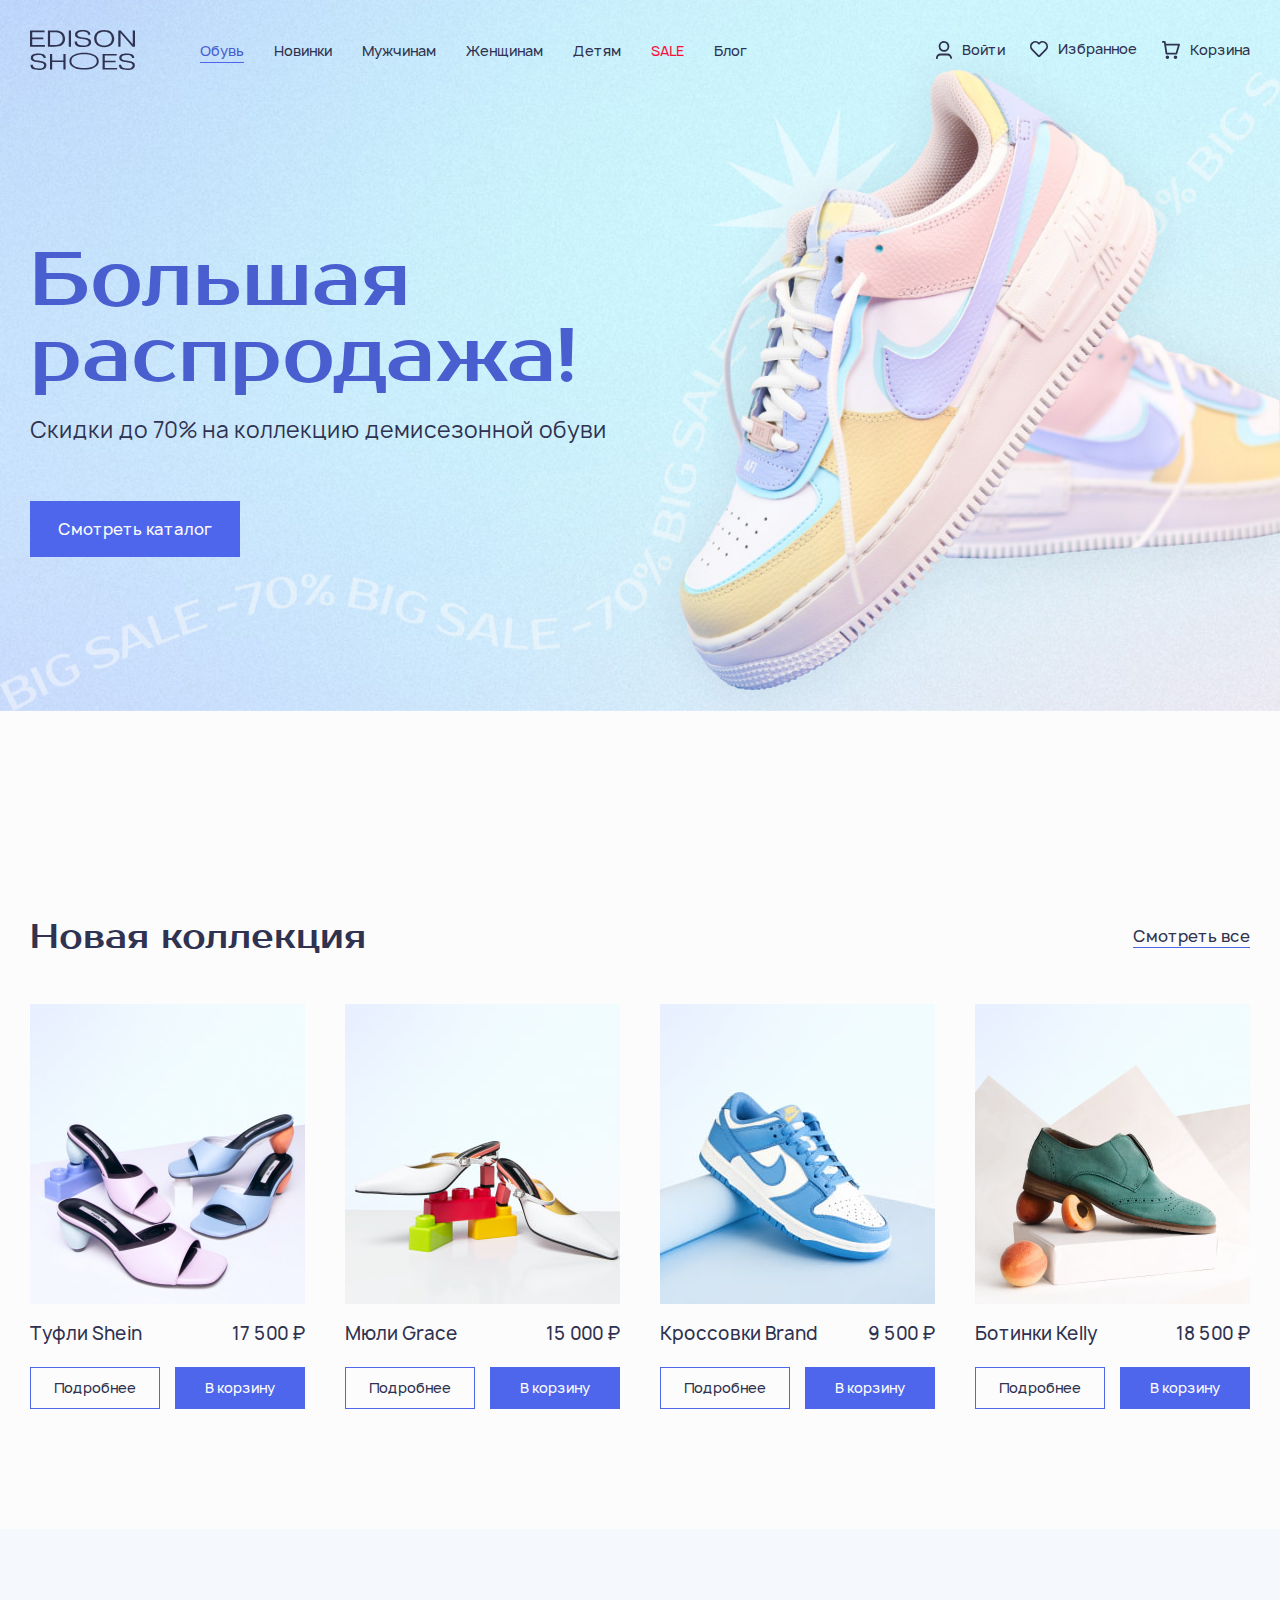
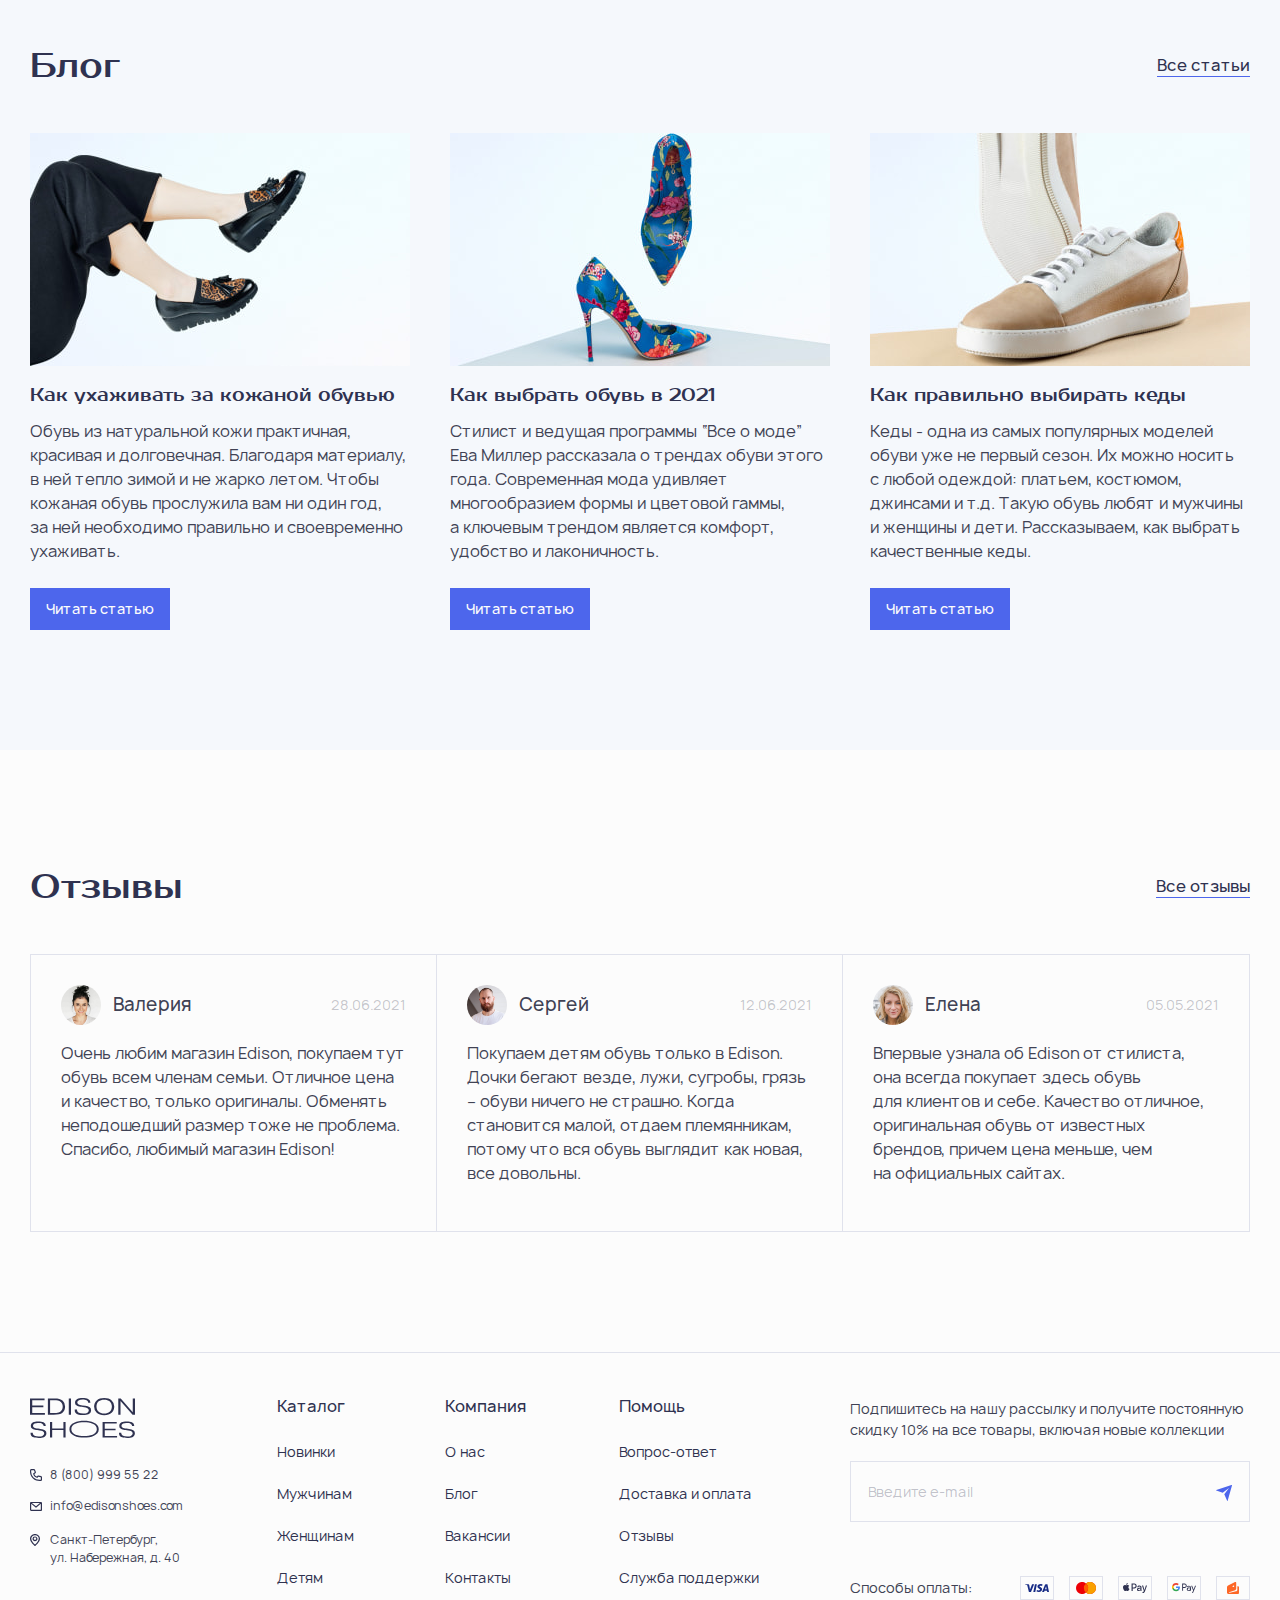
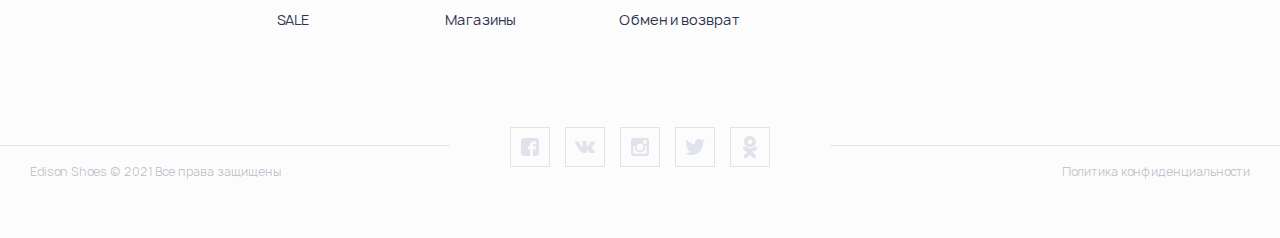
<file: index.html>
<!DOCTYPE html>
<html lang="ru">
  <head>
    <meta charset="utf-8">
    <meta name="viewport" content="width=device-width, initial-scale=1.0">
    <meta name="description" content="Edison Shoes - магазин обуви">
    <meta name="keywords" content="Edison Shoes, обувь, магазин обуви, туфли, мюли, кроссовки, ботинки.">
    <link href="css/styles.css" rel="stylesheet">
    <title>Edison Shoes - магазин обуви, главная страница страница сайта</title>
  </head>
  <body class="page">
    <header class="page__header page-header container">
      <h1 class="visually-hidden">Edison Shoes - сайт магазина обуви</h1>
      <nav class="page-header__nav main-nav">
        <a class="main-nav__logo logo" href="blog.html">
          <img class="logo__img" src="images/logotype-main.svg" width="105" height="40" alt="Логотип магазина обуви Edison Shoes.">
        </a>
        <ul class="main-nav__site-nav site-nav">
          <li class="site-nav__item">
            <a class="site-nav__link site-nav__link--current" href="#">Обувь</a>
          </li>
          <li class="site-nav__item">
            <a class="site-nav__link" href="#">Новинки</a>
          </li>
          <li class="site-nav__item">
            <a class="site-nav__link" href="#">Мужчинам</a>
          </li>
          <li class="site-nav__item">
            <a class="site-nav__link" href="#">Женщинам</a>
          </li>
          <li class="site-nav__item">
            <a class="site-nav__link" href="#">Детям</a>
          </li>
          <li class="site-nav__item">
            <a class="site-nav__link site-nav__link--accent" href="#">SALE</a>
          </li>
          <li class="site-nav__item">
            <a class="site-nav__link" href="blog.html">Блог</a>
          </li>
        </ul>
        <ul class="main-nav__user-nav user-nav">
          <li class="user-nav__item">
            <a class="user-nav__link user-nav-link user-nav-link--enter" href="#">
              <svg class="user-nav-link__img" width="16" height="18" viewBox="0 0 16 18" fill="none" xmlns="http://www.w3.org/2000/svg" role="img" aria-label="Иконка пользователя.">
                <path d="M8 1.8a3.58 3.58 0 0 0-3.56 3.6C4.44 7.39 6.04 9 8 9a3.58 3.58 0 0 0 3.56-3.6c0-1.99-1.6-3.6-3.56-3.6ZM2.67 5.4C2.67 2.42 5.05 0 8 0a5.37 5.37 0 0 1 5.33 5.4c0 2.98-2.38 5.4-5.33 5.4a5.37 5.37 0 0 1-5.33-5.4Zm1.77 9a2.68 2.68 0 0 0-2.66 2.7.9.9 0 1 1-1.78 0c0-2.49 1.99-4.5 4.44-4.5h7.12A4.47 4.47 0 0 1 16 17.1c0 .5-.4.9-.89.9a.9.9 0 0 1-.89-.9c0-1.5-1.2-2.7-2.66-2.7H4.44Z" fill="currentColor"/>
              </svg>
              <span class="user-nav-link__value">Войти</span>
            </a>
          </li>
          <li class="user-nav__item">
            <a class="user-nav__link user-nav-link user-nav-link--favorites" href="#">
              <svg class="user-nav-link__img" width="18" height="16" viewBox="0 0 18 16" fill="none" xmlns="http://www.w3.org/2000/svg" role="img" aria-label="Иконка сердечка.">
                <path d="M9 1.38a5.37 5.37 0 0 0-7.42.21 5.46 5.46 0 0 0 0 7.7l6.15 6.18c.7.7 1.84.7 2.54 0l6.15-6.19a5.46 5.46 0 0 0 0-7.69A5.37 5.37 0 0 0 9 1.4Zm-1.05 1.5.41.41a.9.9 0 0 0 1.28 0l.41-.42a3.58 3.58 0 0 1 5.1 0 3.64 3.64 0 0 1 0 5.13L9 14.19 2.85 8a3.64 3.64 0 0 1 0-5.13 3.58 3.58 0 0 1 5.1 0Z" fill="currentColor"/>
              </svg>
              <span class="user-nav-link__value">Избранное</span>
            </a>
          </li>
          <li class="user-nav__item">
            <a class="user-nav__link user-nav-link user-nav-link--cart" href="#">
              <svg class="user-nav-link__img" width="18" height="18" viewBox="0 0 18 18" fill="none" xmlns="http://www.w3.org/2000/svg" role="img" aria-label="Иконка корзины.">
                <path d="M1.93 1.8 3.6 12.72a.9.9 0 0 0 .66.75.9.9 0 0 0 .24.03h9.89a.9.9 0 0 0 .86-.64l2.7-9a.9.9 0 0 0-.86-1.16H3.89L3.59.78A.9.9 0 0 0 2.7 0H.9a.9.9 0 1 0 0 1.8h1.03Zm3.34 9.9-1.1-7.2h11.72l-2.16 7.2H5.27ZM7.2 16.2a1.8 1.8 0 1 1-3.6 0 1.8 1.8 0 0 1 3.6 0ZM15.3 16.2a1.8 1.8 0 1 1-3.6 0 1.8 1.8 0 0 1 3.6 0Z" fill="currentColor"/>
              </svg>
              <span class="user-nav-link__value">Корзина</span>
            </a>
          </li>
        </ul>
      </nav>
    </header>
    <main class="page__index-main">
      <section class="index-promo container">
        <div class="index-promo__content banner banner-full banner--full">
          <h2 class="banner__title banner-full__title">Большая распродажа!</h2>
          <p class="banner__text banner-full__text">Скидки до 70% на коллекцию демисезонной обуви</p>
          <a class="banner-full__btn btn btn--primary btn--size-xl" href="#">Смотреть каталог</a>
        </div>
      </section>
      <section class="section news container">
        <header class="section-header">
          <h2 class="section-header__title">Новая коллекция</h2>
          <a class="section-header__link" href="#">Смотреть все</a>
        </header>
        <ul class="news__list">
          <li class="news__item">
            <article class="news-card">
              <div class="news-card__img-wrapper">
                <img class="news-card__img img" src="images/collection-1.jpg" width="275" height="300" alt="">
              </div>
              <div class="news-card__title-price-wrapper">
                <h3 class="news-card__title">Туфли Shein</h3>
                <p class="news-card__price">17 500 &#8381;</p>
              </div>
              <div class="news-card__btns-wrapper">
                <a class="btn btn--secondary btn--size-s" href="#">Подробнее</a>
                <a class="btn btn--primary btn--size-s" href="#">В корзину</a>
              </div>
            </article>
          </li>
          <li class="news__item">
            <article class="news-card">
              <div class="news-card__img-wrapper">
                <img class="news-card__img img" src="images/collection-2.jpg" width="275" height="300" alt="">
              </div>
              <div class="news-card__title-price-wrapper">
                <h3 class="news-card__title">Мюли Grace</h3>
                <p class="news-card__price">15 000 &#8381;</p>
              </div>
              <div class="news-card__btns-wrapper">
                <a class="btn btn--secondary btn--size-s" href="#">Подробнее</a>
                <a class="btn btn--primary btn--size-s" href="#">В корзину</a>
              </div>
            </article>
          </li>
          <li class="news__item">
            <article class="news-card">
              <div class="news-card__img-wrapper">
                <img class="news-card__img img" src="images/collection-3.jpg" width="275" height="300" alt="">
              </div>
              <div class="news-card__title-price-wrapper">
                <h3 class="news-card__title">Кроссовки Brand</h3>
                <p class="news-card__price">9 500 &#8381;</p>
              </div>
              <div class="news-card__btns-wrapper">
                <a class="btn btn--secondary btn--size-s" href="#">Подробнее</a>
                <a class="btn btn--primary btn--size-s" href="#">В корзину</a>
              </div>
            </article>
          </li>
          <li class="news__item">
            <article class="news-card">
              <div class="news-card__img-wrapper">
                <img class="news-card__img img" src="images/collection-4.jpg" width="275" height="300" alt="">
              </div>
              <div class="news-card__title-price-wrapper">
                <h3 class="news-card__title">Ботинки Kelly</h3>
                <p class="news-card__price">18 500 &#8381;</p>
              </div>
              <div class="news-card__btns-wrapper">
                <a class="btn btn--secondary btn--size-s" href="#">Подробнее</a>
                <a class="btn btn--primary btn--size-s" href="#">В корзину</a>
              </div>
            </article>
          </li>
        </ul>
      </section>
      <section class="section section-blog">
        <header class="section-header container">
          <h2 class="section-header__title">Блог</h2>
          <a class="section-header__link" href="#">Все статьи</a>
        </header>
        <ul class="blog-list container">
          <li class="blog-list__item">
            <article class="blog-card">
              <div class="blog-card__img-wrapper">
                <img class="blog-card__img img" src="images/blog-1.jpg" width="380" height="233" alt="Фрагмент ног в черной кожаной обуви.">
              </div>
              <h3 class="blog-card__title">Как&nbsp;ухаживать за&nbsp;кожаной обувью</h3>
              <p class="blog-card__text">Обувь из&nbsp;натуральной кожи практичная, красивая и&nbsp;долговечная. Благодаря материалу, в&nbsp;ней тепло зимой и&nbsp;не&nbsp;жарко летом. Чтобы кожаная обувь прослужила вам ни&nbsp;один год, за&nbsp;ней необходимо правильно и&nbsp;своевременно ухаживать.</p>
              <a class="section__btn btn btn--primary btn--size-m" href="#">Читать статью</a>
            </article>
          </li>
          <li class="blog-list__item">
            <article class="blog-card">
              <div class="blog-card__img-wrapper">
                <img class="blog-card__img img" src="images/blog-2.jpg" width="380" height="233" alt="Красивые синие женские туфли с изображением цветов.">
              </div>
              <h3 class="blog-card__title">Как&nbsp;выбрать обувь в&nbsp;2021</h3>
              <p class="blog-card__text">Стилист и&nbsp;ведущая программы “Все о&nbsp;моде” Ева Миллер рассказала о&nbsp;трендах обуви этого года. Современная мода удивляет многообразием формы и&nbsp;цветовой гаммы, а&nbsp;ключевым трендом является комфорт, удобство и&nbsp;лаконичность.</p>
              <a class="section__btn btn btn--primary btn--size-m" href="#">Читать статью</a>
            </article>
          </li>
          <li class="blog-list__item">
            <article class="blog-card">
              <div class="blog-card__img-wrapper">
                <img class="blog-card__img img" src="images/blog-3.jpg" width="380" height="233" alt="Кеды бежевые с белым, объемного типа модель.">
              </div>
              <h3 class="blog-card__title">Как правильно выбирать кеды</h3>
              <p class="blog-card__text">Кеды&nbsp;- одна из&nbsp;самых популярных моделей обуви уже&nbsp;не&nbsp;первый сезон. Их можно носить с&nbsp;любой одеждой: платьем, костюмом, джинсами и&nbsp;т.д. Такую обувь любят и&nbsp;мужчины и&nbsp;женщины и&nbsp;дети. Рассказываем, как&nbsp;выбрать качественные кеды.</p>
              <a class="section__btn btn btn--primary btn--size-m" href="#">Читать статью</a>
            </article>
          </li>
        </ul>
      </section>
      <section class="section reviews container">
        <header class="section-header">
          <h2 class="section-header__title">Отзывы</h2>
          <a class="section-header__link" href="#">Все отзывы</a>
        </header>
        <ul class="reviews-list">
          <li class="reviews__item">
            <blockquote class="review">
              <div class="review__header review-header">
                <div class="review-header__img-cite-wrapper">
                  <div class="review-header__img-wrapper">
                    <img class="review-header__img" src="images/user-photo-1.jpg" width="40" height="40" alt="">
                  </div>
                  <cite class="review-header__cite">Валерия</cite>
                </div>
                <time class="review-header__datetime" datetime="2021-06-28">28.06.2021</time>
              </div>
              <p class="review__text">Очень любим магазин Edison, покупаем тут обувь всем членам семьи. Отличное цена и&nbsp;качество, только оригиналы. Обменять неподошедший размер тоже не&nbsp;проблема. Спасибо, любимый магазин Edison!</p>
            </blockquote>
          </li>
          <li class="reviews__item">
            <blockquote class="review review--border-side-none">
              <div class="review__header review-header">
                <div class="review-header__img-cite-wrapper">
                  <div class="review-header__img-wrapper">
                    <img class="review-header__img" src="images/user-photo-2.jpg" width="40" height="40" alt="">
                  </div>
                  <cite class="review-header__cite">Сергей</cite>
                </div>
                <time class="review-header__datetime" datetime="2021-06-12">12.06.2021</time>
              </div>
              <p class="review__text">Покупаем детям обувь только в&nbsp;Edison. Дочки бегают везде, лужи, сугробы, грязь – обуви ничего не&nbsp;страшно. Когда становится малой, отдаем племянникам, потому что вся&nbsp;обувь выглядит как&nbsp;новая, все довольны.</p>
            </blockquote>
          </li>
          <li class="reviews__item">
            <blockquote class="review">
              <div class="review__header review-header">
                <div class="review-header__img-cite-wrapper">
                  <div class="review-header__img-wrapper">
                    <img class="review-header__img" src="images/user-photo-3.jpg" width="40" height="40" alt="">
                  </div>
                  <cite class="review-header__cite">Елена</cite>
                </div>
                <time class="review-header__datetime" datetime="2021-05-05">05.05.2021</time>
              </div>
              <p class="review__text">Впервые узнала об&nbsp;Edison от&nbsp;стилиста, она&nbsp;всегда покупает здесь обувь для&nbsp;клиентов и&nbsp;себе. Качество отличное, оригинальная обувь от&nbsp;известных брендов, причем цена меньше, чем на&nbsp;официальных сайтах.</p>
            </blockquote>
          </li>
        </ul>
      </section>
    </main>
    <footer class="page__footer page-footer">
      <div class="page-footer__footer-columns footer-columns container">
        <div class="footer-logo-contacts-column">
          <a class="footer-logo-contacts-column__logo logo" href="index.html">
            <img class="logo__img" src="images/logotype-main.svg" width="105" height="40" alt="Логотип магазина обуви Edison Shoes.">
          </a>
          <div class="footer-logo-contacts-column__contacts contacts">
            <a class="contacts__link contacts__link--tel" href="tel:88009995522">8 (800) 999 55 22</a>
            <a class="contacts__link contacts__link--mail" href="mailto:info@edisonshoes.com">info@edisonshoes.com</a>
            <address class="contacts__text contacts__text--location">Санкт-Петербург, ул.&nbsp;Набережная, д.&nbsp;40</address>
          </div>
        </div> 
        <dl class="footer-columns__column site-nav-full">
          <dt class="site-nav-full__title">Каталог</dt>
          <dd class="site-nav-full__definition">
            <ul class="site-nav-full__list">
              <li class="site-nav-full__item">
                <a class="site-nav-full__link" href="#">Новинки</a>
              </li>
              <li class="site-nav-full__item">
                <a class="site-nav-full__link" href="#">Мужчинам</a>
              </li>
              <li class="site-nav-full__item">
                <a class="site-nav-full__link" href="#">Женщинам</a>
              </li>
              <li class="site-nav-full__item">
                <a class="site-nav-full__link" href="#">Детям</a>
              </li>
              <li class="site-nav-full__item">
                <a class="site-nav-full__link site-nav-full__link--accent" href="#">SALE</a>
              </li>
            </ul>
          </dd>
        </dl>  
        <dl class="footer-columns__column site-nav-full">  
          <dt class="site-nav-full__title">Компания</dt>
          <dd class="site-nav-full__definition">
            <ul class="site-nav-full__list">
              <li class="site-nav-full__item">
                <a class="site-nav-full__link" href="#">О нас</a>
              </li>
              <li class="site-nav-full__item">
                <a class="site-nav-full__link" href="#">Блог</a>
              </li>
              <li class="site-nav-full__item">
                <a class="site-nav-full__link" href="#">Вакансии</a>
              </li>
              <li class="site-nav-full__item">
                <a class="site-nav-full__link" href="#">Контакты</a>
              </li>
              <li class="site-nav-full__item">
                <a class="site-nav-full__link" href="#">Магазины</a>
              </li>
            </ul>
          </dd>
        </dl>  
        <dl class="footer-columns__column site-nav-full">  
          <dt class="site-nav-full__title">Помощь</dt>
          <dd class="site-nav-full__definition">
            <ul class="site-nav-full__list">
              <li class="site-nav-full__item">
                <a class="site-nav-full__link" href="#">Вопрос-ответ</a>
              </li>
              <li class="site-nav-full__item">
                <a class="site-nav-full__link" href="#">Доставка и оплата</a>
              </li>
              <li class="site-nav-full__item">
                <a class="site-nav-full__link" href="#">Отзывы</a>
              </li>
              <li class="site-nav-full__item">
                <a class="site-nav-full__link" href="#">Служба поддержки</a>
              </li>
              <li class="site-nav-full__item">
                <a class="site-nav-full__link" href="#">Обмен и возврат</a>
              </li>
            </ul>
          </dd>
        </dl>
        <div class="subscribing-form-payment-methods">
          <form class="subscribing-form-payment-methods__subscribing-form subscribing-form" action="https://echo.htmlacademy.ru" method="get">
            <label class="subscribing-form__label" for="subscribing-form-field">Подпишитесь на нашу рассылку и получите постоянную скидку 10% на все товары, включая новые коллекции</label>
            <input class="subscribing-form__input subscribing-form-input" id="subscribing-form-field" name="subscribe-email" type="email" placeholder="Введите e-mail" value="">
            <button class="subscribing-form__btn subscribing-form-btn">
              <span class="visually-hidden">Подписаться</span>
            </button>
          </form>
          <div class="subscribing-form-payment-methods__payment-methods payment-methods">
            <span class="payment-methods__text">Способы оплаты:</span>
            <ul class="payment-methods__list payment-methods-list">
              <li class="payment-methods-list__item">
                <img class="payment-methods-list__img payment-methods-list__img--visa" src="images/visa-logo.svg" width="24" height="8" alt="Иконка Visa.">
              </li>
              <li class="payment-methods-list__item">
                <img class="payment-methods-list__img payment-methods-list__img--mastercard" src="images/mastercard.svg" width="20" height="12" alt="Иконка MasterCard.">
              </li>
              <li class="payment-methods-list__item">
                <img class="payment-methods-list__img payment-methods-list__img--applepay" src="images/applepay.svg" width="24" height="10" alt="Иконка ApplePay.">
              </li>
              <li class="payment-methods-list__item">
                <img class="payment-methods-list__img payment-methods-list__img--googlepay" src="images/googlepay.svg" width="24" height="10" alt="Иконка GooglePay.">
              </li>
              <li class="payment-methods-list__item">
                <img class="payment-methods-list__img payment-methods-list__img--yandexpay" src="images/yandexpay.svg" width="12" height="12" alt="Иконка Visa.">
              </li>
            </ul>
          </div>
        </div>
      </div>
      <div class="page-footer__footer-final-info footer-final-info">
        <div class="footer-final-info__wrapper container">
          <p class="footer-final-info__copyright">Edison Shoes © 2021 Все права защищены</p>
          <ul class="footer-final-info__socials-list socials-list">
            <li class="socials-list__item">
              <a class="socials-list__link" href="#">
                <svg class="socials-list__img" width="18" height="18"  viewBox="0 0 18 18"fill="none" xmlns="http://www.w3.org/2000/svg" role="img" aria-label="Иконка Фэйсбука.">
                  <path d="M18 2.98C18 1.4 16.6 0 15.02 0H2.98A3.07 3.07 0 0 0 0 2.98v12.04C0 16.6 1.4 18 2.98 18h6.07v-6.8H6.8v-3h2.24V7c0-2.06 1.49-3.83 3.35-3.83h2.43v2.99H12.4c-.28 0-.56.28-.56.83v1.22h2.99v2.98h-2.99V18h3.18C16.6 18 18 16.6 18 15.02V2.98Z" fill="currentColor"/>
                </svg> 
              </a>
            </li>
            <li class="socials-list__item">
              <a class="socials-list__link" href="#">
                <svg class="socials-list__img" width="20" height="12" viewBox="0 0 20 12" fill="none" xmlns="http://www.w3.org/2000/svg" role="img" aria-label="Иконка Вконтакте.">
                  <path d="M19.81 10.77c0-.09-.08-.09-.08-.17a9.58 9.58 0 0 0-1.98-2.38c-.48-.41-.72-.74-.88-.9-.24-.33-.24-.58-.16-.9.08-.26.4-.67.96-1.4.31-.42.47-.66.71-.91 1.2-1.64 1.75-2.71 1.6-3.2l-.09-.09c-.08-.08-.16-.16-.31-.16-.16-.08-.4-.08-.64 0h-3.58l-.08.08c-.08.08-.08.08-.08.16-.32.9-.72 1.65-1.12 2.47-.23.41-.47.82-.71 1.15-.24.33-.4.58-.56.74-.16.16-.32.25-.4.41-.08.08-.23.17-.23.08-.08 0-.16 0-.16-.08l-.24-.25c-.08-.08-.08-.24-.16-.4V.9c0-.08-.08-.24-.08-.32L11.3.33c-.08-.08-.24-.08-.32-.17-.4-.08-.87-.16-1.43-.16C8.28 0 7.4.08 7.08.25c-.16.08-.32.16-.4.33-.15.16-.15.24-.08.24.4.08.72.25.88.5l.08.16c.08.08.08.25.16.5.08.24.08.49.08.81v1.32c0 .41-.08.66-.08.9 0 .25-.08.41-.16.5-.08.16-.08.24-.16.24 0 0 0 .09-.08.09s-.16.08-.32.08a.6.6 0 0 1-.32-.17.98.98 0 0 1-.4-.4 2.88 2.88 0 0 1-.47-.75c-.16-.33-.4-.65-.56-1.15l-.16-.33c-.08-.16-.24-.49-.4-.9-.15-.41-.31-.74-.47-1.15a1.13 1.13 0 0 0-.24-.33H3.9S3.82.66 3.74.66 3.58.58 3.5.58H.64C.32.58.16.66.08.74L0 .82V1c0 .08 0 .16.08.33.4.98.87 1.97 1.35 2.95.48.9.96 1.73 1.28 2.3.4.58.71 1.16 1.11 1.65.4.5.64.82.72.99l.31.32.24.25c.16.17.4.41.72.66.32.24.72.5 1.11.74.4.24.88.4 1.36.57a3.3 3.3 0 0 0 1.5.17h1.2c.24 0 .4-.08.56-.25l.08-.08c0-.08.08-.08.08-.17v-.32c0-.33 0-.58.08-.83.08-.24.08-.4.16-.57.08-.17.16-.25.24-.33l.15-.16h.08c.16-.09.4 0 .56.16.24.16.48.41.64.66.16.24.4.5.71.82.32.33.56.57.72.66l.24.16c.16.08.32.17.56.25.23.08.4.08.55.08l2.7-.08c.25 0 .49-.08.64-.17.16-.08.24-.16.24-.33v-.32c-.16-.17-.16-.25-.16-.33Z" fill="currentColor"/>
                </svg>
              </a>
            </li>
            <li class="socials-list__item">
              <a class="socials-list__link" href="#">
                <svg class="socials-list__img" width="18" height="18" viewBox="0 0 18 18" fill="none" xmlns="http://www.w3.org/2000/svg" role="img" aria-label="Иконка Инстаграма.">
                  <path d="M15.44 0H2.56A2.51 2.51 0 0 0 0 2.56v12.88C0 16.89 1.1 18 2.56 18h12.88c1.45 0 2.56-1.1 2.56-2.56V2.56C18 1.11 16.9 0 15.44 0ZM9 14.4c2.98 0 5.4-2.35 5.4-5.2 0-.48-.07-1.03-.2-1.45h1.52v7.34a.7.7 0 0 1-.7.7H2.98a.7.7 0 0 1-.7-.7V7.7h1.6A5.27 5.27 0 0 0 9 14.4Zm0-2.08a3.41 3.41 0 0 1-3.46-3.39c0-1.87 1.52-3.4 3.46-3.4a3.41 3.41 0 0 1 3.46 3.4c0 1.94-1.52 3.4-3.46 3.4Zm6.65-7.4c0 .41-.35.76-.77.76h-1.93a.77.77 0 0 1-.77-.76V3.05c0-.42.35-.77.77-.77h1.93c.42 0 .77.35.77.77v1.87Z" fill="currentColor"/>
                </svg>
              </a>
            </li>
            <li class="socials-list__item">
              <a class="socials-list__link" href="#">
                <svg class="socials-list__img" width="20" height="16" viewBox="0 0 20 16" fill="none" xmlns="http://www.w3.org/2000/svg" role="img" aria-label="Иконка Твиттера.">
                  <path d="M20 1.95c-.71.3-1.53.51-2.35.61A4.43 4.43 0 0 0 19.5.31c-.82.51-1.63.82-2.65 1.02A4 4 0 0 0 13.88 0 4.1 4.1 0 0 0 9.9 5.03 12 12 0 0 1 1.43.72c-.3.61-.51 1.33-.51 2.05 0 1.44.71 2.67 1.84 3.38-.72 0-1.33-.2-1.84-.5 0 1.94 1.43 3.68 3.26 4-.3.1-.71.1-1.12.1-.3 0-.5 0-.82-.1a4.08 4.08 0 0 0 3.88 2.86 8.1 8.1 0 0 1-5.1 1.75c-.3 0-.61 0-1.02-.1A12.03 12.03 0 0 0 6.33 16c7.55 0 11.63-6.26 11.63-11.7v-.5A4.42 4.42 0 0 0 20 1.94Z" fill="currentColor"/>
                </svg>
              </a>
            </li>
            <li class="socials-list__item">
              <a class="socials-list__link" href="#">
                <svg class="socials-list__img" width="14" height="22" viewBox="0 0 14 22" fill="none" xmlns="http://www.w3.org/2000/svg" role="img" aria-label="Иконка одноклассники.">
                  <path d="M13.54 13.54c.54-.52.62-1.25.16-1.99a1.74 1.74 0 0 0-1.84-.73c-.31.07-.62.22-.92.44a7.44 7.44 0 0 1-7.98-.08l-.46-.22c-.84-.36-1.69-.22-2.15.52-.53.73-.46 1.54.23 2.2.16.15.3.23.39.37l.07.08a8.32 8.32 0 0 0 4.07 1.54l-1 .96-2.6 2.5c-.24.22-.54.59-.54 1.1 0 .67.38 1.33 1.07 1.62.23.15.46.15.69.15.38 0 .84-.15 1.15-.52l3-2.86.07-.08s.08 0 .08.08c.6.66 1.3 1.25 1.91 1.9l.92.9c.39.36.7.5 1.15.5.7.08 1.46-.36 1.77-1.02.3-.6.15-1.33-.39-1.77-.76-.74-1.53-1.54-2.37-2.28l-1.3-1.25a7.61 7.61 0 0 0 2.14-.52c1.15-.36 2-.88 2.68-1.54Z" fill="currentColor"/><path d="M6.95 11.48c3.3 0 5.98-2.5 5.98-5.67A5.94 5.94 0 0 0 7.03 0c-3.3 0-5.91 2.58-5.99 5.67A5.5 5.5 0 0 0 2.81 9.7a5.47 5.47 0 0 0 4.14 1.77ZM5.26 4.12a2.43 2.43 0 0 1 1.69-.66 2.3 2.3 0 0 1 2.38 2.28c0 1.32-1.08 2.28-2.38 2.28a2.3 2.3 0 0 1-2.38-2.28c0-.59.23-1.18.7-1.62Z" fill="currentColor"/><path d="M13.54 13.54c.54-.52.62-1.25.16-1.99a1.74 1.74 0 0 0-1.84-.73c-.31.07-.62.22-.92.44a7.44 7.44 0 0 1-7.98-.08l-.46-.22c-.84-.36-1.69-.22-2.15.52-.53.73-.46 1.54.23 2.2.16.15.3.23.39.37l.07.08a8.32 8.32 0 0 0 4.07 1.54l-1 .96-2.6 2.5c-.24.22-.54.59-.54 1.1 0 .67.38 1.33 1.07 1.62.23.15.46.15.69.15.38 0 .84-.15 1.15-.52l3-2.86.07-.08s.08 0 .08.08c.6.66 1.3 1.25 1.91 1.9l.92.9c.39.36.7.5 1.15.5.7.08 1.46-.36 1.77-1.02.3-.6.15-1.33-.39-1.77-.76-.74-1.53-1.54-2.37-2.28l-1.3-1.25a7.61 7.61 0 0 0 2.14-.52c1.15-.36 2-.88 2.68-1.54Z" fill="currentColor"/>
                </svg>
              </a>
            </li>
          </ul>
          <a class="footer-final-info__policy-privacy" href="#">Политика конфиденциальности</a>
        </div>
      </div>
    </footer>
  </body>
</html>
</file>
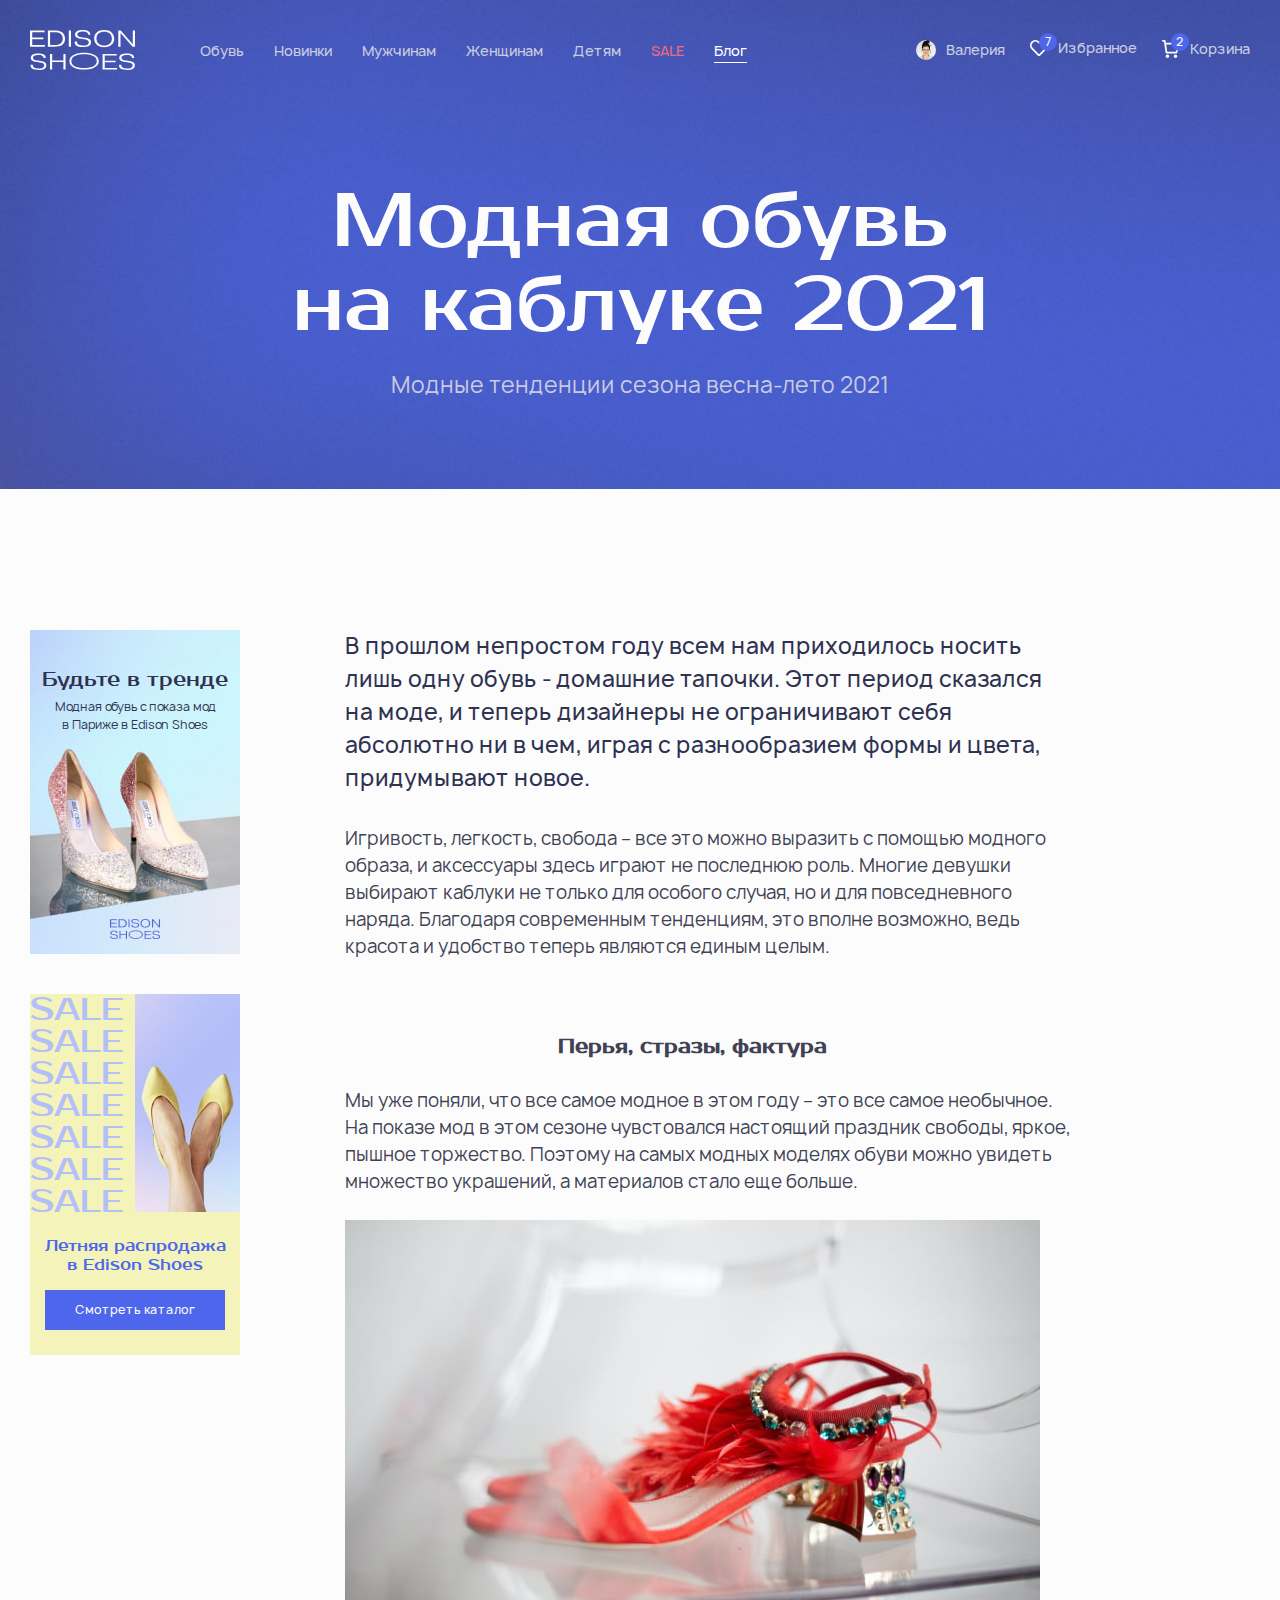
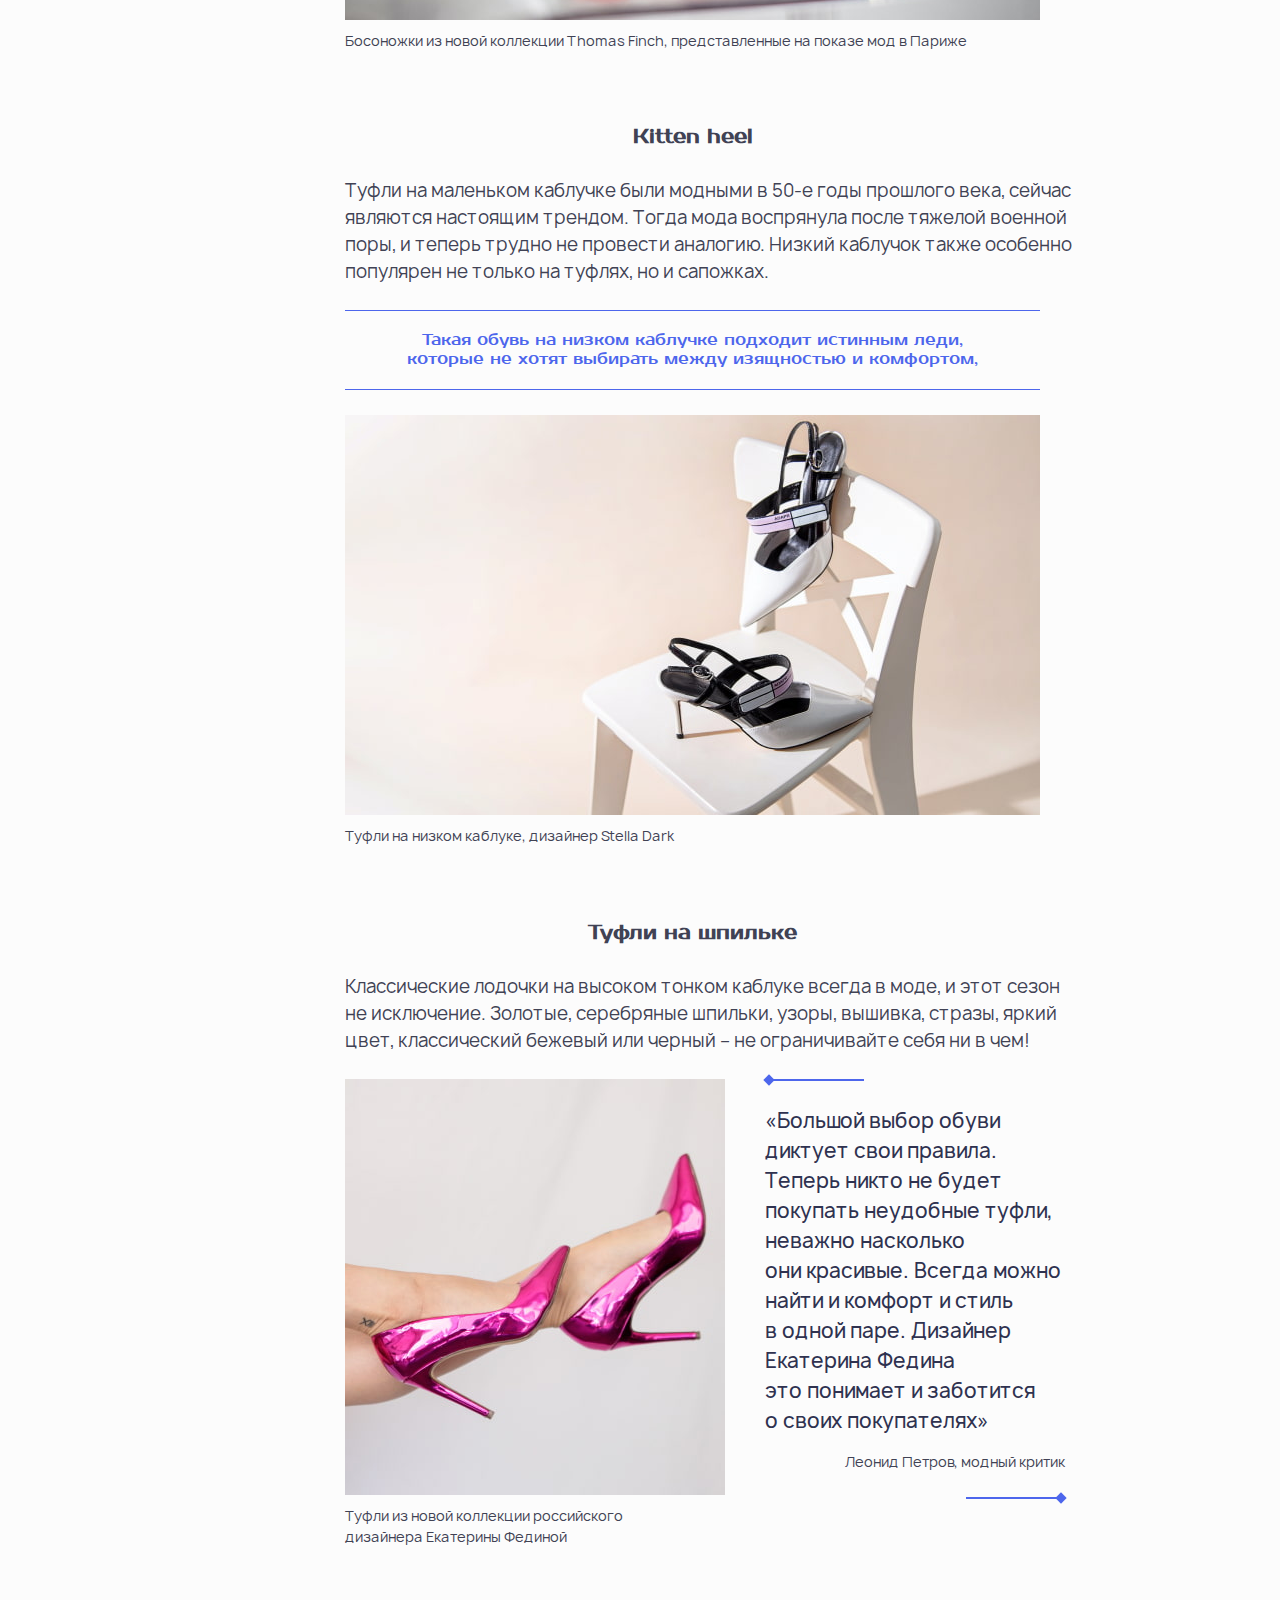
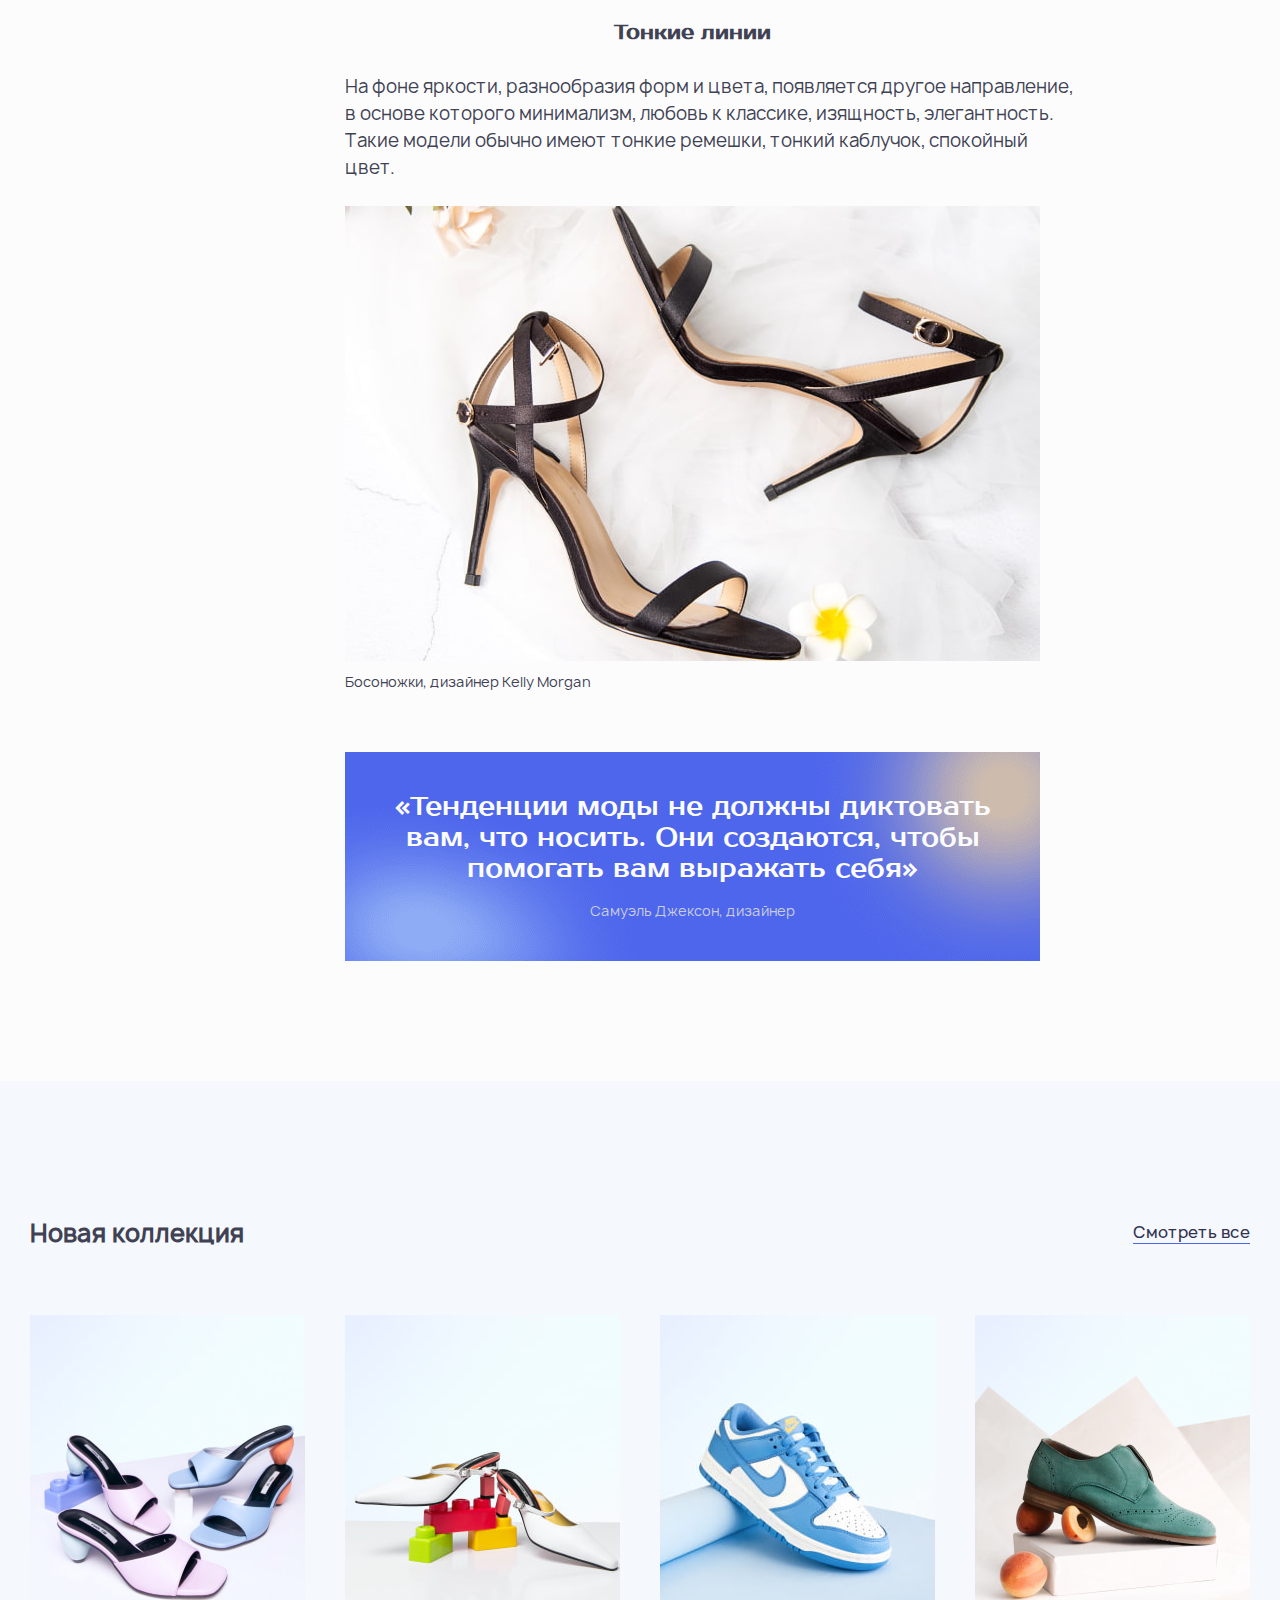
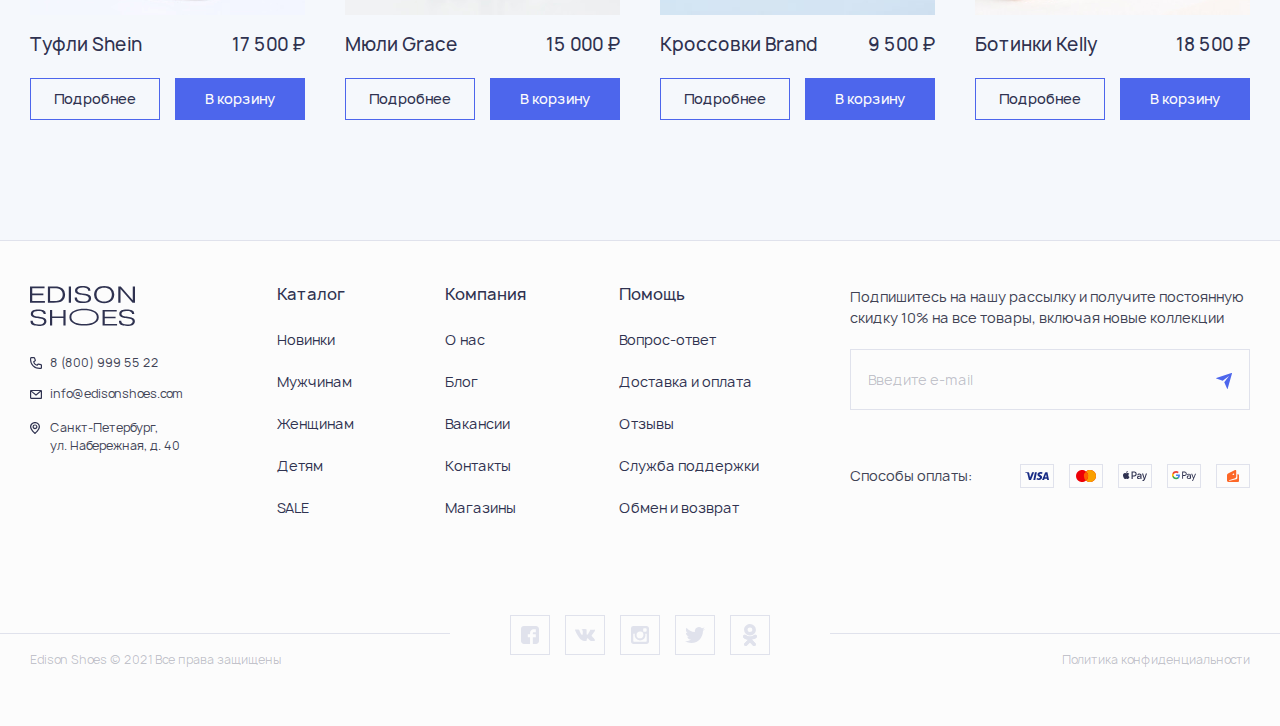
<file: blog.html>
<!DOCTYPE html>
<html lang="ru">
  <head>
    <meta charset="utf-8">
    <meta name="viewport" content="width=device-width, initial-scale=1.0">
    <meta name="description" content="Edison Shoes - магазин обуви">
    <meta name="keywords" content="Edison Shoes, обувь, магазин обуви, туфли, мюли, кроссовки, ботинки.">
    <link href="css/styles.css" rel="stylesheet">
    <title>Edison Shoes - магазин обуви, страница блога сайта</title>
  </head>
  <body class="page page--inner">
    <header class="page__header page-header page-header--light-theme page-header--logged-in container">
      <h1 class="visually-hidden">Edison Shoes - сайт магазина обуви, стараница блога</h1>
      <nav class="page-header__nav main-nav main-nav--light-theme main-nav--logged-in">
        <a class="main-nav__logo logo main-nav__logo--light-theme logo--light-theme" href="index.html">
          <img class="logo__img" src="images/logotype-light-theme.svg" width="105" height="40" alt="Логотип магазина обуви Edison Shoes светлый.">
        </a>
        <ul class="main-nav__site-nav site-nav site-nav--light-theme">
          <li class="site-nav__item">
            <a class="site-nav__link site-nav__link--light-theme" href="index.html">Обувь</a>
          </li>
          <li class="site-nav__item">
            <a class="site-nav__link site-nav__link--light-theme" href="#">Новинки</a>
          </li>
          <li class="site-nav__item">
            <a class="site-nav__link site-nav__link--light-theme" href="#">Мужчинам</a>
          </li>
          <li class="site-nav__item">
            <a class="site-nav__link site-nav__link--light-theme" href="#">Женщинам</a>
          </li>
          <li class="site-nav__item">
            <a class="site-nav__link site-nav__link--light-theme" href="#">Детям</a>
          </li>
          <li class="site-nav__item">
            <a class="site-nav__link site-nav__link--accent site-nav__link--accent-light-theme" href="#">SALE</a>
          </li>
          <li class="site-nav__item">
            <a class="site-nav__link site-nav__link--current site-nav__link--current-light-theme" href="blog.php">Блог</a>
          </li>
        </ul>
        <ul class="main-nav__user-nav user-nav user-nav--light-theme user-nav--logged-in">
          <li class="user-nav__item">
            <a class="user-nav__link user-nav-link user-nav-link--light-theme user-nav-link--user-name" href="#">
              <img class="user-nav-link__img user-nav-link__img--user-photo" src="images/user-photo-1.jpg" width="20" height="20" alt="Фото пользователя.">
              <span class="user-nav-link__value">Валерия</span>
            </a>
          </li>
          <li class="user-nav__item">
            <a class="user-nav__link user-nav-link user-nav-link--light-theme user-nav-link--favorites user-nav-link--added" href="#">
              <svg class="user-nav-link__img user-nav-link__img--light-theme" width="18" height="16" viewBox="0 0 18 16" fill="none" xmlns="http://www.w3.org/2000/svg" role="img" aria-label="Иконка сердечка.">
                <path d="M9 1.38a5.37 5.37 0 0 0-7.42.21 5.46 5.46 0 0 0 0 7.7l6.15 6.18c.7.7 1.84.7 2.54 0l6.15-6.19a5.46 5.46 0 0 0 0-7.69A5.37 5.37 0 0 0 9 1.4Zm-1.05 1.5.41.41a.9.9 0 0 0 1.28 0l.41-.42a3.58 3.58 0 0 1 5.1 0 3.64 3.64 0 0 1 0 5.13L9 14.19 2.85 8a3.64 3.64 0 0 1 0-5.13 3.58 3.58 0 0 1 5.1 0Z" fill="currentColor"/>
              </svg>
              <span class="user-nav-link__favorites-quantity">7</span>
              <span class="user-nav-link__value">Избранное</span>
            </a>
          </li>
          <li class="user-nav__item">
            <a class="user-nav__link user-nav-link user-nav-link--light-theme user-nav-link--cart user-nav-link--added" href="#">
              <svg class="user-nav-link__img user-nav-link__img--light-theme" width="18" height="18" viewBox="0 0 18 18" fill="none" xmlns="http://www.w3.org/2000/svg" role="img" aria-label="Иконка корзины.">
                <path d="M1.93 1.8 3.6 12.72a.9.9 0 0 0 .66.75.9.9 0 0 0 .24.03h9.89a.9.9 0 0 0 .86-.64l2.7-9a.9.9 0 0 0-.86-1.16H3.89L3.59.78A.9.9 0 0 0 2.7 0H.9a.9.9 0 1 0 0 1.8h1.03Zm3.34 9.9-1.1-7.2h11.72l-2.16 7.2H5.27ZM7.2 16.2a1.8 1.8 0 1 1-3.6 0 1.8 1.8 0 0 1 3.6 0ZM15.3 16.2a1.8 1.8 0 1 1-3.6 0 1.8 1.8 0 0 1 3.6 0Z" fill="currentColor"/>
              </svg>
              <span class="user-nav-link__in-cart-quantity">2</span>
              <span class="user-nav-link__value">Корзина</span>
            </a>
          </li>
        </ul>
      </nav>
    </header>
    <main class="page__blog-main">
      <section class="inner-promo">
        <div class="inner-promo__content banner container">
          <h2 class="banner__title">Модная обувь на&nbsp;каблуке 2021</h2>
          <p class="banner__text">Модные тенденции сезона весна-лето 2021</p>
        </div>
      </section>
      <div class="blog-main-content container">
        <article class="main-article">
          <section class="subarticle subarticle--introduction introduction">
            <h2 class="visually-hidden">Вступление к статье</h2>
            <p class="introduction__lead lead">В&nbsp;прошлом непростом году всем нам приходилось носить лишь одну обувь - домашние тапочки. Этот период сказался на&nbsp;моде, и&nbsp;теперь дизайнеры не&nbsp;ограничивают себя абсолютно ни&nbsp;в&nbsp;чем, играя с&nbsp;разнообразием формы и&nbsp;цвета, придумывают новое.</p>
            <p class="subarticle__text introduction__text">Игривость, легкость, свобода&nbsp;– все это можно выразить с&nbsp;помощью модного образа, и&nbsp;аксессуары здесь играют не&nbsp;последнюю роль. Многие девушки выбирают каблуки не&nbsp;только для&nbsp;особого случая, но&nbsp;и&nbsp;для&nbsp;повседневного наряда. Благодаря современным тенденциям, это&nbsp;вполне возможно, ведь красота и&nbsp;удобство теперь являются единым целым.</p>
          </section>
          <article class="subarticle">
            <h2 class="subarticle__title">Перья, стразы, фактура</h2>
            <p class="subarticle__text">Мы уже поняли, что все самое модное в этом году – это все самое необычное. На&nbsp;показе мод в&nbsp;этом сезоне чувстовался настоящий праздник свободы, яркое, пышное торжество. Поэтому на&nbsp;самых модных моделях обуви можно увидеть множество украшений, а&nbsp;материалов стало еще&nbsp;больше.</p>
            <figure class="subarticle__img-wrapper article-figure">
              <img class="article-figure__img" src="images/decor-shoes.jpg" width="695" height="400" alt="Красивые женские туфли с декором в виде красных перьев и разноцветных камней.">
              <figcaption class="article-figure__img-caption">Босоножки из&nbsp;новой коллекции Thomas Finch, представленные на&nbsp;показе мод в&nbsp;Париже</figcaption>
            </figure>
          </article>
          <article class="subarticle subarticle--paragraph-accent">
            <h2 class="subarticle__title">Kitten heel</h2>
            <p class="subarticle__text">Туфли на&nbsp;маленьком каблучке были модными в&nbsp;50-е годы прошлого века, сейчас являются настоящим трендом. Тогда мода воспрянула после тяжелой военной поры, и&nbsp;теперь трудно не&nbsp;провести аналогию. Низкий каблучок также особенно популярен не&nbsp;только на&nbsp;туфлях, но&nbsp;и&nbsp;сапожках.</p>
            <p class="subarticle__text subarticle__paragraph-accented">Такая обувь на&nbsp;низком каблучке подходит истинным леди, которые не&nbsp;хотят выбирать между изящностью и&nbsp;комфортом,</p>
            <figure class="subarticle__img-wrapper article-figure">
              <img class="article-figure__img" src="images/kitten-heel.jpg" width="695" height="400" alt="Красивые белые женские туфли на маленьком каблучке.">
              <figcaption class="article-figure__img-caption">Туфли на&nbsp;низком каблуке, дизайнер Stella Dark</figcaption>
            </figure>
          </article>
          <article class="subarticle subarticle--blockquote">
            <h2 class="subarticle__title">Туфли на шпильке</h2>
            <p class="subarticle__text">Классические лодочки на&nbsp;высоком тонком каблуке всегда в&nbsp;моде, и&nbsp;этот сезон не&nbsp;исключение. Золотые, серебряные шпильки, узоры, вышивка, стразы, яркий цвет, классический бежевый или&nbsp;черный – не&nbsp;ограничивайте себя ни&nbsp;в&nbsp;чем!</p>
            <div class="subarticle__figure-quote-wrapper">
              <figure class="subarticle__img-wrapper article-figure article-figure--size-s">
                <img class="article-figure__img" src="images/stilettos.jpg" width="380" height="416" alt="Красивые сиреневые женские туфли на шпильке.">
                <figcaption class="article-figure__img-caption">Туфли из&nbsp;новой коллекции российского<br> дизайнера Екатерины Фединой</figcaption>
              </figure>
              <blockquote class="quote">
                <div class="quote__decor-line quote__decor-line--left"></div>
                <p class="quote__text">«Большой выбор обуви диктует свои правила. Теперь никто не&nbsp;будет покупать неудобные туфли, неважно насколько они&nbsp;красивые. Всегда можно найти и&nbsp;комфорт и&nbsp;стиль в&nbsp;одной паре. Дизайнер Екатерина Федина это&nbsp;понимает и&nbsp;заботится о&nbsp;своих покупателях»</p>
                <cite class="quote__cite">Леонид Петров, модный критик</cite>
                <div class="quote__decor-line quote__decor-line--right"></div>
              </blockquote>
            </div>
          </article>
          <article class="subarticle subarticle--blockquote-accent">
            <h2 class="subarticle__title">Тонкие линии</h2>
            <p class="subarticle__text">На&nbsp;фоне яркости, разнообразия форм и&nbsp;цвета, появляется другое направление, в&nbsp;основе которого минимализм, любовь к&nbsp;классике, изящность, элегантность. Такие модели обычно имеют тонкие ремешки, тонкий каблучок, спокойный цвет.</p>
            <figure class="subarticle__img-wrapper article-figure article-figure--size-l">
              <img class="article-figure__img" src="images/thin-lines.jpg" width="695" height="455" alt="Черные женские туфли с тонкими линиями.">
              <figcaption class="article-figure__img-caption">Босоножки, дизайнер Kelly Morgan</figcaption>
            </figure>
            <blockquote class="subarticle__quote-accent quote-accent">
              <p class="quote-accent__text">«Тенденции моды не&nbsp;должны диктовать вам, что&nbsp;носить. Они создаются, чтобы помогать вам выражать себя»</p>
              <cite class="quote-accent__cite">Самуэль Джексон, дизайнер</cite>
            </blockquote>
          </article>
        </article>
        <div class="asides-banners">
          <aside class="aside">
            <a class="aside__link" href="#">
              <h2 class="aside__title">Будьте в тренде</h2>
              <p class="aside__text">Модная обувь с&nbsp;показа мод в&nbsp;Париже в&nbsp;Edison Shoes</p>
            </a>
          </aside>
          <aside class="aside-sale">
            <div class="aside-sale__title-img-wrapper">
              <h2 class="aside-sale__title">SALE SALE SALE SALE SALE SALE SALE</h2>
              <div class="aside-sale__img-wrapper">
                <img class="aside-sale__img" src="images/aside-banner-sale.jpg" width="105" height="218" alt="Стройные женские ноги в красивых лакированных желтого цвета туфлях.">
              </div>
            </div>
            <h3 class="aside-sale__subtitle">Летняя распродажа в&nbsp;Edison Shoes</h3>
            <a class="aside-sale__btn btn btn--primary btn--size-l" href="#">Смотреть каталог</a>
          </aside>
        </div>
      </div>
      <section class="section news news--blog">
        <header class="section-header container">
          <h2 class="section__title">Новая коллекция</h2>
          <a class="section-header__link" href="#">Смотреть все</a>
        </header>
        <ul class="news__list news__list--blog container">
          <li class="news__item">
            <article class="news-card">
              <div class="news-card__img-wrapper">
                <img class="news-card__img img" src="images/collection-1.jpg" width="275" height="300" alt="">
              </div>
              <div class="news-card__title-price-wrapper">
                <h3 class="news-card__title">Туфли Shein</h3>
                <p class="news-card__price">17 500 &#8381;</p>
              </div>
              <div class="news-card__btns-wrapper">
                <a class="btn btn--secondary btn--size-s" href="#">Подробнее</a>
                <a class="btn btn--primary btn--size-s" href="#">В корзину</a>
              </div>
            </article>
          </li>
          <li class="news__item">
            <article class="news-card">
              <div class="news-card__img-wrapper">
                <img class="news-card__img img" src="images/collection-2.jpg" width="275" height="300" alt="">
              </div>
              <div class="news-card__title-price-wrapper">
                <h3 class="news-card__title">Мюли Grace</h3>
                <p class="news-card__price">15 000 &#8381;</p>
              </div>
              <div class="news-card__btns-wrapper">
                <a class="btn btn--secondary btn--size-s" href="#">Подробнее</a>
                <a class="btn btn--primary btn--size-s" href="#">В корзину</a>
              </div>
            </article>
          </li>
          <li class="news__item">
            <article class="news-card">
              <div class="news-card__img-wrapper">
                <img class="news-card__img img" src="images/collection-3.jpg" width="275" height="300" alt="">
              </div>
              <div class="news-card__title-price-wrapper">
                <h3 class="news-card__title">Кроссовки Brand</h3>
                <p class="news-card__price">9 500 &#8381;</p>
              </div>
              <div class="news-card__btns-wrapper">
                <a class="btn btn--secondary btn--size-s" href="#">Подробнее</a>
                <a class="btn btn--primary btn--size-s" href="#">В корзину</a>
              </div>
            </article>
          </li>
          <li class="news__item">
            <article class="news-card">
              <div class="news-card__img-wrapper">
                <img class="news-card__img img" src="images/collection-4.jpg" width="275" height="300" alt="">
              </div>
              <div class="news-card__title-price-wrapper">
                <h3 class="news-card__title">Ботинки Kelly</h3>
                <p class="news-card__price">18 500 &#8381;</p>
              </div>
              <div class="news-card__btns-wrapper">
                <a class="btn btn--secondary btn--size-s" href="#">Подробнее</a>
                <a class="btn btn--primary btn--size-s" href="#">В корзину</a>
              </div>
            </article>
          </li>
        </ul>
      </section>
    </main>
    <footer class="page__footer page-footer">
      <div class="page-footer__footer-columns footer-columns container">
        <div class="footer-logo-contacts-column">
          <a class="footer-logo-contacts-column__logo logo" href="index.html">
            <img class="logo__img" src="images/logotype-main.svg" width="105" height="40" alt="Логотип магазина обуви Edison Shoes.">
          </a>
          <div class="footer-logo-contacts-column__contacts contacts">
            <a class="contacts__link contacts__link--tel" href="tel:88009995522">8 (800) 999 55 22</a>
            <a class="contacts__link contacts__link--mail" href="mailto:info@edisonshoes.com">info@edisonshoes.com</a>
            <address class="contacts__text contacts__text--location">Санкт-Петербург, ул.&nbsp;Набережная, д.&nbsp;40</address>
          </div>
        </div> 
        <dl class="footer-columns__column site-nav-full">
          <dt class="site-nav-full__title">Каталог</dt>
          <dd class="site-nav-full__definition">
            <ul class="site-nav-full__list">
              <li class="site-nav-full__item">
                <a class="site-nav-full__link" href="#">Новинки</a>
              </li>
              <li class="site-nav-full__item">
                <a class="site-nav-full__link" href="#">Мужчинам</a>
              </li>
              <li class="site-nav-full__item">
                <a class="site-nav-full__link" href="#">Женщинам</a>
              </li>
              <li class="site-nav-full__item">
                <a class="site-nav-full__link" href="#">Детям</a>
              </li>
              <li class="site-nav-full__item">
                <a class="site-nav-full__link site-nav-full__link--accent" href="#">SALE</a>
              </li>
            </ul>
          </dd>
        </dl>  
        <dl class="footer-columns__column site-nav-full">  
          <dt class="site-nav-full__title">Компания</dt>
          <dd class="site-nav-full__definition">
            <ul class="site-nav-full__list">
              <li class="site-nav-full__item">
                <a class="site-nav-full__link" href="#">О нас</a>
              </li>
              <li class="site-nav-full__item">
                <a class="site-nav-full__link" href="#">Блог</a>
              </li>
              <li class="site-nav-full__item">
                <a class="site-nav-full__link" href="#">Вакансии</a>
              </li>
              <li class="site-nav-full__item">
                <a class="site-nav-full__link" href="#">Контакты</a>
              </li>
              <li class="site-nav-full__item">
                <a class="site-nav-full__link" href="#">Магазины</a>
              </li>
            </ul>
          </dd>
        </dl>  
        <dl class="footer-columns__column site-nav-full">  
          <dt class="site-nav-full__title">Помощь</dt>
          <dd class="site-nav-full__definition">
            <ul class="site-nav-full__list">
              <li class="site-nav-full__item">
                <a class="site-nav-full__link" href="#">Вопрос-ответ</a>
              </li>
              <li class="site-nav-full__item">
                <a class="site-nav-full__link" href="#">Доставка и оплата</a>
              </li>
              <li class="site-nav-full__item">
                <a class="site-nav-full__link" href="#">Отзывы</a>
              </li>
              <li class="site-nav-full__item">
                <a class="site-nav-full__link" href="#">Служба поддержки</a>
              </li>
              <li class="site-nav-full__item">
                <a class="site-nav-full__link" href="#">Обмен и возврат</a>
              </li>
            </ul>
          </dd>
        </dl>
        <div class="subscribing-form-payment-methods">
          <form class="subscribing-form-payment-methods__subscribing-form subscribing-form" action="https://echo.htmlacademy.ru" method="get">
            <label class="subscribing-form__label" for="subscribing-form-field">Подпишитесь на нашу рассылку и получите постоянную скидку 10% на все товары, включая новые коллекции</label>
            <input class="subscribing-form__input subscribing-form-input" id="subscribing-form-field" name="subscribe-email" type="email" placeholder="Введите e-mail" value="">
            <button class="subscribing-form__btn subscribing-form-btn">
              <span class="visually-hidden">Подписаться</span>
            </button>
          </form>
          <div class="subscribing-form-payment-methods__payment-methods payment-methods">
            <span class="payment-methods__text">Способы оплаты:</span>
            <ul class="payment-methods__list payment-methods-list">
              <li class="payment-methods-list__item">
                <img class="payment-methods-list__img payment-methods-list__img--visa" src="images/visa-logo.svg" width="24" height="8" alt="Иконка Visa.">
              </li>
              <li class="payment-methods-list__item">
                <img class="payment-methods-list__img payment-methods-list__img--mastercard" src="images/mastercard.svg" width="20" height="12" alt="Иконка MasterCard.">
              </li>
              <li class="payment-methods-list__item">
                <img class="payment-methods-list__img payment-methods-list__img--applepay" src="images/applepay.svg" width="24" height="10" alt="Иконка ApplePay.">
              </li>
              <li class="payment-methods-list__item">
                <img class="payment-methods-list__img payment-methods-list__img--googlepay" src="images/googlepay.svg" width="24" height="10" alt="Иконка GooglePay.">
              </li>
              <li class="payment-methods-list__item">
                <img class="payment-methods-list__img payment-methods-list__img--yandexpay" src="images/yandexpay.svg" width="12" height="12" alt="Иконка Visa.">
              </li>
            </ul>
          </div>
        </div>
      </div>
      <div class="page-footer__footer-final-info footer-final-info">
        <div class="footer-final-info__wrapper container">
          <p class="footer-final-info__copyright">Edison Shoes © 2021 Все права защищены</p>
          <ul class="footer-final-info__socials-list socials-list">
            <li class="socials-list__item">
              <a class="socials-list__link" href="#">
                <svg class="socials-list__img" width="18" height="18"  viewBox="0 0 18 18"fill="none" xmlns="http://www.w3.org/2000/svg" role="img" aria-label="Иконка Фэйсбука.">
                  <path d="M18 2.98C18 1.4 16.6 0 15.02 0H2.98A3.07 3.07 0 0 0 0 2.98v12.04C0 16.6 1.4 18 2.98 18h6.07v-6.8H6.8v-3h2.24V7c0-2.06 1.49-3.83 3.35-3.83h2.43v2.99H12.4c-.28 0-.56.28-.56.83v1.22h2.99v2.98h-2.99V18h3.18C16.6 18 18 16.6 18 15.02V2.98Z" fill="currentColor"/>
                </svg> 
              </a>
            </li>
            <li class="socials-list__item">
              <a class="socials-list__link" href="#">
                <svg class="socials-list__img" width="20" height="12" viewBox="0 0 20 12" fill="none" xmlns="http://www.w3.org/2000/svg" role="img" aria-label="Иконка Вконтакте.">
                  <path d="M19.81 10.77c0-.09-.08-.09-.08-.17a9.58 9.58 0 0 0-1.98-2.38c-.48-.41-.72-.74-.88-.9-.24-.33-.24-.58-.16-.9.08-.26.4-.67.96-1.4.31-.42.47-.66.71-.91 1.2-1.64 1.75-2.71 1.6-3.2l-.09-.09c-.08-.08-.16-.16-.31-.16-.16-.08-.4-.08-.64 0h-3.58l-.08.08c-.08.08-.08.08-.08.16-.32.9-.72 1.65-1.12 2.47-.23.41-.47.82-.71 1.15-.24.33-.4.58-.56.74-.16.16-.32.25-.4.41-.08.08-.23.17-.23.08-.08 0-.16 0-.16-.08l-.24-.25c-.08-.08-.08-.24-.16-.4V.9c0-.08-.08-.24-.08-.32L11.3.33c-.08-.08-.24-.08-.32-.17-.4-.08-.87-.16-1.43-.16C8.28 0 7.4.08 7.08.25c-.16.08-.32.16-.4.33-.15.16-.15.24-.08.24.4.08.72.25.88.5l.08.16c.08.08.08.25.16.5.08.24.08.49.08.81v1.32c0 .41-.08.66-.08.9 0 .25-.08.41-.16.5-.08.16-.08.24-.16.24 0 0 0 .09-.08.09s-.16.08-.32.08a.6.6 0 0 1-.32-.17.98.98 0 0 1-.4-.4 2.88 2.88 0 0 1-.47-.75c-.16-.33-.4-.65-.56-1.15l-.16-.33c-.08-.16-.24-.49-.4-.9-.15-.41-.31-.74-.47-1.15a1.13 1.13 0 0 0-.24-.33H3.9S3.82.66 3.74.66 3.58.58 3.5.58H.64C.32.58.16.66.08.74L0 .82V1c0 .08 0 .16.08.33.4.98.87 1.97 1.35 2.95.48.9.96 1.73 1.28 2.3.4.58.71 1.16 1.11 1.65.4.5.64.82.72.99l.31.32.24.25c.16.17.4.41.72.66.32.24.72.5 1.11.74.4.24.88.4 1.36.57a3.3 3.3 0 0 0 1.5.17h1.2c.24 0 .4-.08.56-.25l.08-.08c0-.08.08-.08.08-.17v-.32c0-.33 0-.58.08-.83.08-.24.08-.4.16-.57.08-.17.16-.25.24-.33l.15-.16h.08c.16-.09.4 0 .56.16.24.16.48.41.64.66.16.24.4.5.71.82.32.33.56.57.72.66l.24.16c.16.08.32.17.56.25.23.08.4.08.55.08l2.7-.08c.25 0 .49-.08.64-.17.16-.08.24-.16.24-.33v-.32c-.16-.17-.16-.25-.16-.33Z" fill="currentColor"/>
                </svg>
              </a>
            </li>
            <li class="socials-list__item">
              <a class="socials-list__link" href="#">
                <svg class="socials-list__img" width="18" height="18" viewBox="0 0 18 18" fill="none" xmlns="http://www.w3.org/2000/svg" role="img" aria-label="Иконка Инстаграма.">
                  <path d="M15.44 0H2.56A2.51 2.51 0 0 0 0 2.56v12.88C0 16.89 1.1 18 2.56 18h12.88c1.45 0 2.56-1.1 2.56-2.56V2.56C18 1.11 16.9 0 15.44 0ZM9 14.4c2.98 0 5.4-2.35 5.4-5.2 0-.48-.07-1.03-.2-1.45h1.52v7.34a.7.7 0 0 1-.7.7H2.98a.7.7 0 0 1-.7-.7V7.7h1.6A5.27 5.27 0 0 0 9 14.4Zm0-2.08a3.41 3.41 0 0 1-3.46-3.39c0-1.87 1.52-3.4 3.46-3.4a3.41 3.41 0 0 1 3.46 3.4c0 1.94-1.52 3.4-3.46 3.4Zm6.65-7.4c0 .41-.35.76-.77.76h-1.93a.77.77 0 0 1-.77-.76V3.05c0-.42.35-.77.77-.77h1.93c.42 0 .77.35.77.77v1.87Z" fill="currentColor"/>
                </svg>
              </a>
            </li>
            <li class="socials-list__item">
              <a class="socials-list__link" href="#">
                <svg class="socials-list__img" width="20" height="16" viewBox="0 0 20 16" fill="none" xmlns="http://www.w3.org/2000/svg" role="img" aria-label="Иконка Твиттера.">
                  <path d="M20 1.95c-.71.3-1.53.51-2.35.61A4.43 4.43 0 0 0 19.5.31c-.82.51-1.63.82-2.65 1.02A4 4 0 0 0 13.88 0 4.1 4.1 0 0 0 9.9 5.03 12 12 0 0 1 1.43.72c-.3.61-.51 1.33-.51 2.05 0 1.44.71 2.67 1.84 3.38-.72 0-1.33-.2-1.84-.5 0 1.94 1.43 3.68 3.26 4-.3.1-.71.1-1.12.1-.3 0-.5 0-.82-.1a4.08 4.08 0 0 0 3.88 2.86 8.1 8.1 0 0 1-5.1 1.75c-.3 0-.61 0-1.02-.1A12.03 12.03 0 0 0 6.33 16c7.55 0 11.63-6.26 11.63-11.7v-.5A4.42 4.42 0 0 0 20 1.94Z" fill="currentColor"/>
                </svg>
              </a>
            </li>
            <li class="socials-list__item">
              <a class="socials-list__link" href="#">
                <svg class="socials-list__img" width="14" height="22" viewBox="0 0 14 22" fill="none" xmlns="http://www.w3.org/2000/svg" role="img" aria-label="Иконка одноклассники.">
                  <path d="M13.54 13.54c.54-.52.62-1.25.16-1.99a1.74 1.74 0 0 0-1.84-.73c-.31.07-.62.22-.92.44a7.44 7.44 0 0 1-7.98-.08l-.46-.22c-.84-.36-1.69-.22-2.15.52-.53.73-.46 1.54.23 2.2.16.15.3.23.39.37l.07.08a8.32 8.32 0 0 0 4.07 1.54l-1 .96-2.6 2.5c-.24.22-.54.59-.54 1.1 0 .67.38 1.33 1.07 1.62.23.15.46.15.69.15.38 0 .84-.15 1.15-.52l3-2.86.07-.08s.08 0 .08.08c.6.66 1.3 1.25 1.91 1.9l.92.9c.39.36.7.5 1.15.5.7.08 1.46-.36 1.77-1.02.3-.6.15-1.33-.39-1.77-.76-.74-1.53-1.54-2.37-2.28l-1.3-1.25a7.61 7.61 0 0 0 2.14-.52c1.15-.36 2-.88 2.68-1.54Z" fill="currentColor"/><path d="M6.95 11.48c3.3 0 5.98-2.5 5.98-5.67A5.94 5.94 0 0 0 7.03 0c-3.3 0-5.91 2.58-5.99 5.67A5.5 5.5 0 0 0 2.81 9.7a5.47 5.47 0 0 0 4.14 1.77ZM5.26 4.12a2.43 2.43 0 0 1 1.69-.66 2.3 2.3 0 0 1 2.38 2.28c0 1.32-1.08 2.28-2.38 2.28a2.3 2.3 0 0 1-2.38-2.28c0-.59.23-1.18.7-1.62Z" fill="currentColor"/><path d="M13.54 13.54c.54-.52.62-1.25.16-1.99a1.74 1.74 0 0 0-1.84-.73c-.31.07-.62.22-.92.44a7.44 7.44 0 0 1-7.98-.08l-.46-.22c-.84-.36-1.69-.22-2.15.52-.53.73-.46 1.54.23 2.2.16.15.3.23.39.37l.07.08a8.32 8.32 0 0 0 4.07 1.54l-1 .96-2.6 2.5c-.24.22-.54.59-.54 1.1 0 .67.38 1.33 1.07 1.62.23.15.46.15.69.15.38 0 .84-.15 1.15-.52l3-2.86.07-.08s.08 0 .08.08c.6.66 1.3 1.25 1.91 1.9l.92.9c.39.36.7.5 1.15.5.7.08 1.46-.36 1.77-1.02.3-.6.15-1.33-.39-1.77-.76-.74-1.53-1.54-2.37-2.28l-1.3-1.25a7.61 7.61 0 0 0 2.14-.52c1.15-.36 2-.88 2.68-1.54Z" fill="currentColor"/>
                </svg>
              </a>
            </li>
          </ul>
          <a class="footer-final-info__policy-privacy" href="#">Политика конфиденциальности</a>
        </div>
      </div>
    </footer>
  </body>
</html>
</file>
<file: css/styles.css>
@import "helpers/visually-hidden.css";
@import "helpers/container.css";

@import "blocks/html.css";
@import "blocks/page.css";
@import "blocks/page-header.css";
@import "blocks/main-nav.css";
@import "blocks/logo.css";
@import "blocks/site-nav.css";
@import "blocks/user-nav.css";
@import "blocks/user-nav-link.css";
@import "blocks/index-promo.css";
@import "blocks/banner.css";
@import "blocks/banner-full.css";
@import "blocks/btn.css";
@import "blocks/section.css";
@import "blocks/section-header.css";
@import "blocks/news.css";
@import "blocks/news-card.css";
@import "blocks/section-blog.css";
@import "blocks/blog-list.css";
@import "blocks/blog-card.css";
@import "blocks/reviews-list.css";
@import "blocks/review.css";
@import "blocks/review-header.css";
@import "blocks/page-footer.css";
@import "blocks/footer-columns.css";
@import "blocks/footer-logo-contacts-column.css";
@import "blocks/contacts.css";
@import "blocks/site-nav-full.css";
@import "blocks/subscribing-form-payment-methods.css";
@import "blocks/subscribing-form.css";
@import "blocks/subscribing-form-input.css";
@import "blocks/subscribing-form-btn.css";
@import "blocks/payment-methods.css";
@import "blocks/payment-methods-list.css";
@import "blocks/footer-final-info.css";
@import "blocks/socials-list.css";
@import "blocks/inner-promo.css";
@import "blocks/blog-main-content.css";
@import "blocks/asides-banners.css";
@import "blocks/aside.css";
@import "blocks/aside-sale.css";
@import "blocks/subarticle.css";
@import "blocks/introduction.css";
@import "blocks/lead.css";
@import "blocks/article-figure.css";
@import "blocks/quote.css";
@import "blocks/quote-accent.css";
</file>
